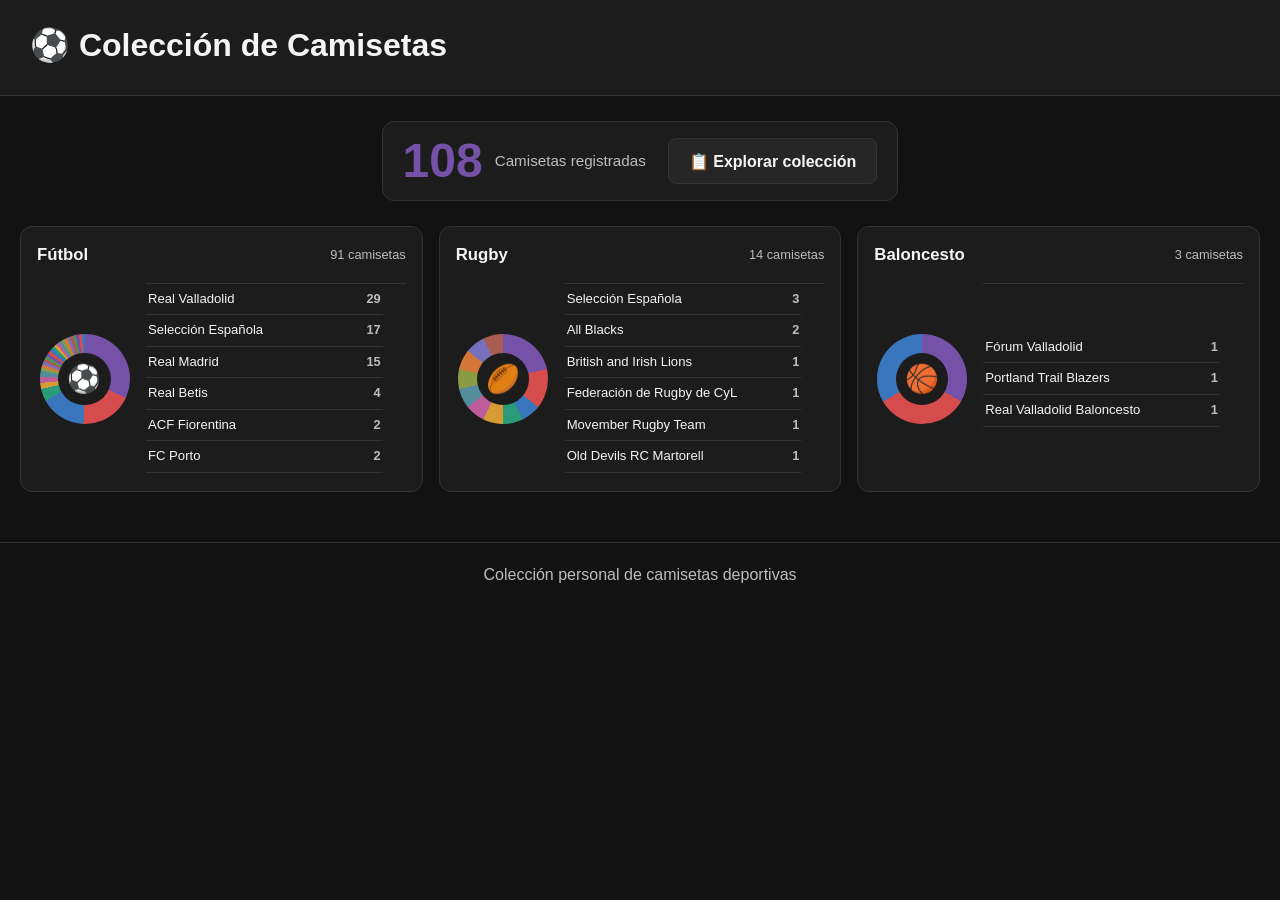
<file: index.html>
<!DOCTYPE html>
<html lang="es">
<head>
    <meta charset="UTF-8">
    <meta name="viewport" content="width=device-width, initial-scale=1.0">
    <meta name="description" content="Catálogo público de camisetas deportivas.">
    <title>Colección de Camisetas</title>
    <link rel="stylesheet" href="css/estilos.css">
</head>
<body>

    <header>
        <h1>⚽ Colección de Camisetas</h1>
    </header>

    <main class="portada">

        <section class="acceso-coleccion">

            <div class="stat-total">
                <strong id="totalCamisetas">0</strong>
                <span>Camisetas registradas</span>
            </div>

            <a href="listado.html" class="boton-explorar">
                📋 Explorar colección
            </a>

        </section>

        <section class="estadisticas-publicas">
            <div id="estadisticasDeportes" class="estadisticas-deportes">
                <p class="mensaje-estadisticas">Cargando estadísticas...</p>
            </div>
        </section>

        <p id="estadoCarga" class="estado-carga"
           role="status" aria-live="polite"></p>

    </main>

    <footer>
        Colección personal de camisetas deportivas
    </footer>

    <script src="js/app.js"></script>

</body>
</html>
</file>
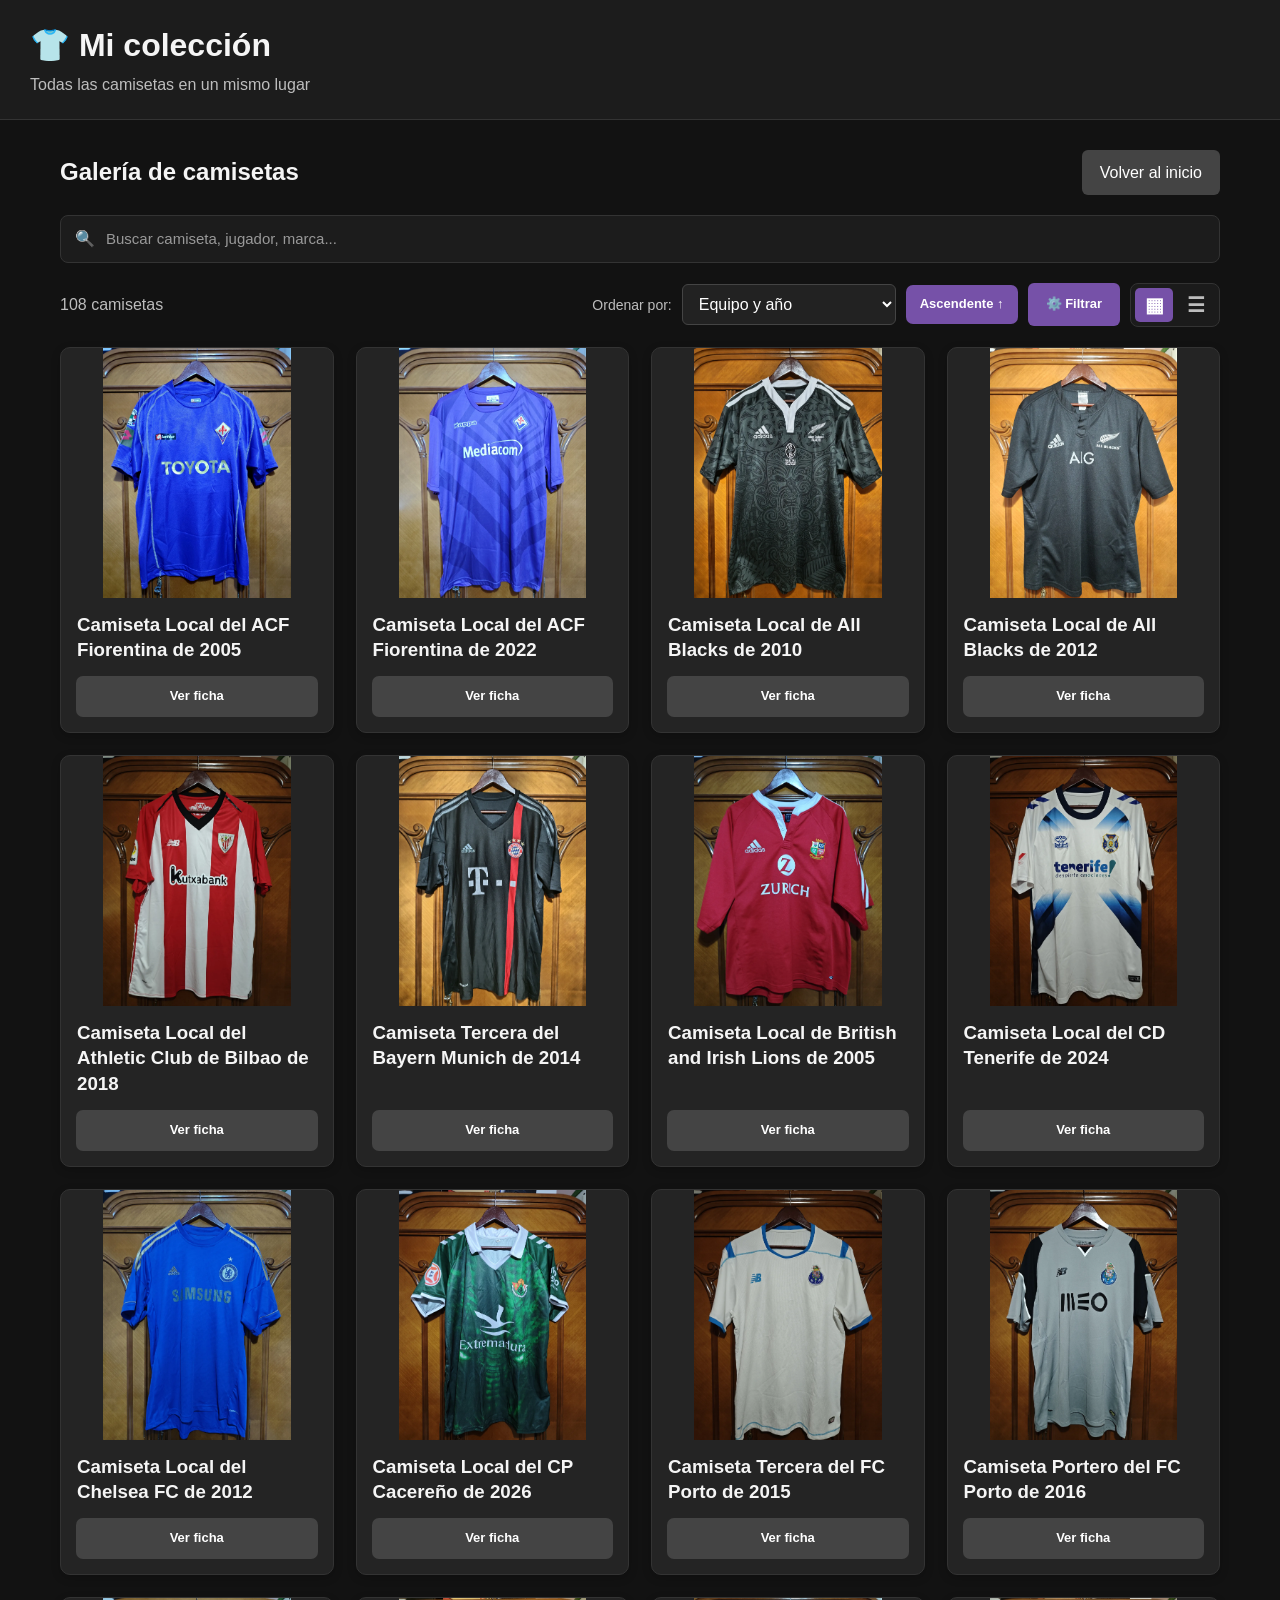
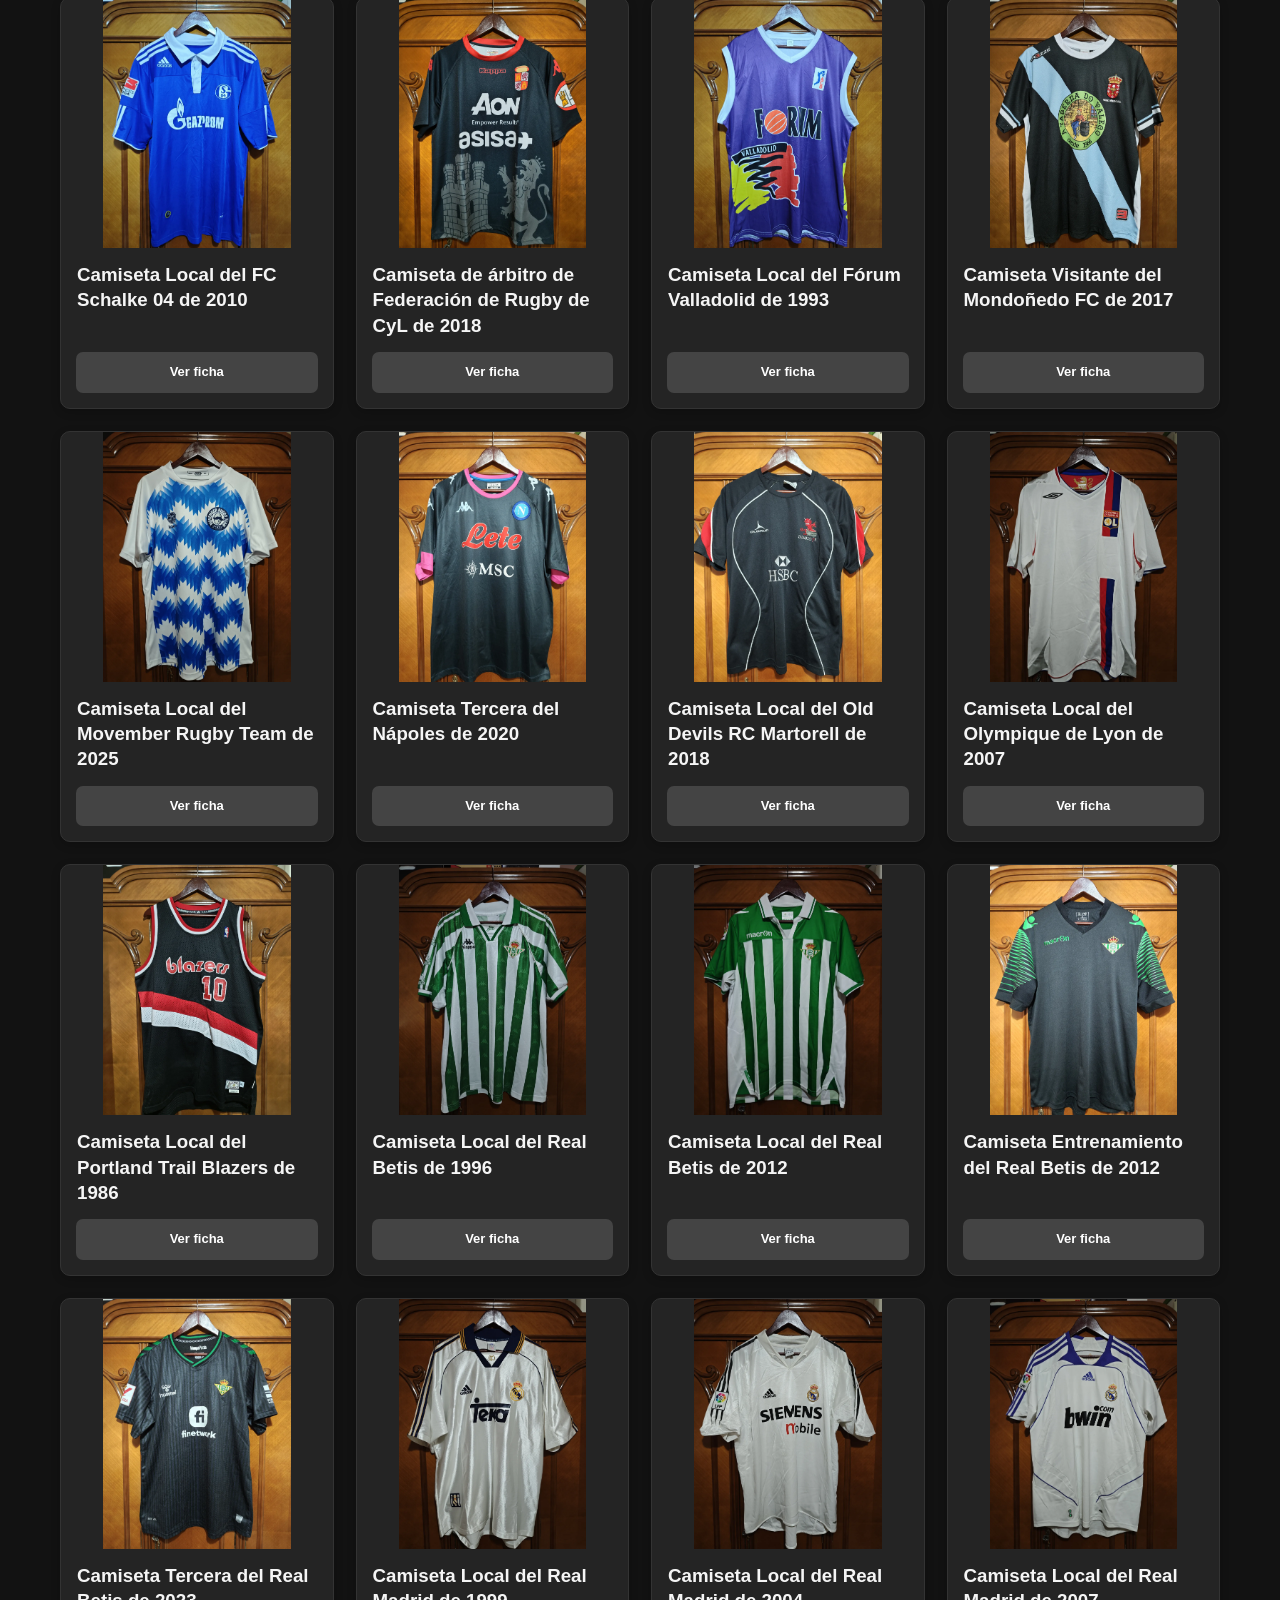
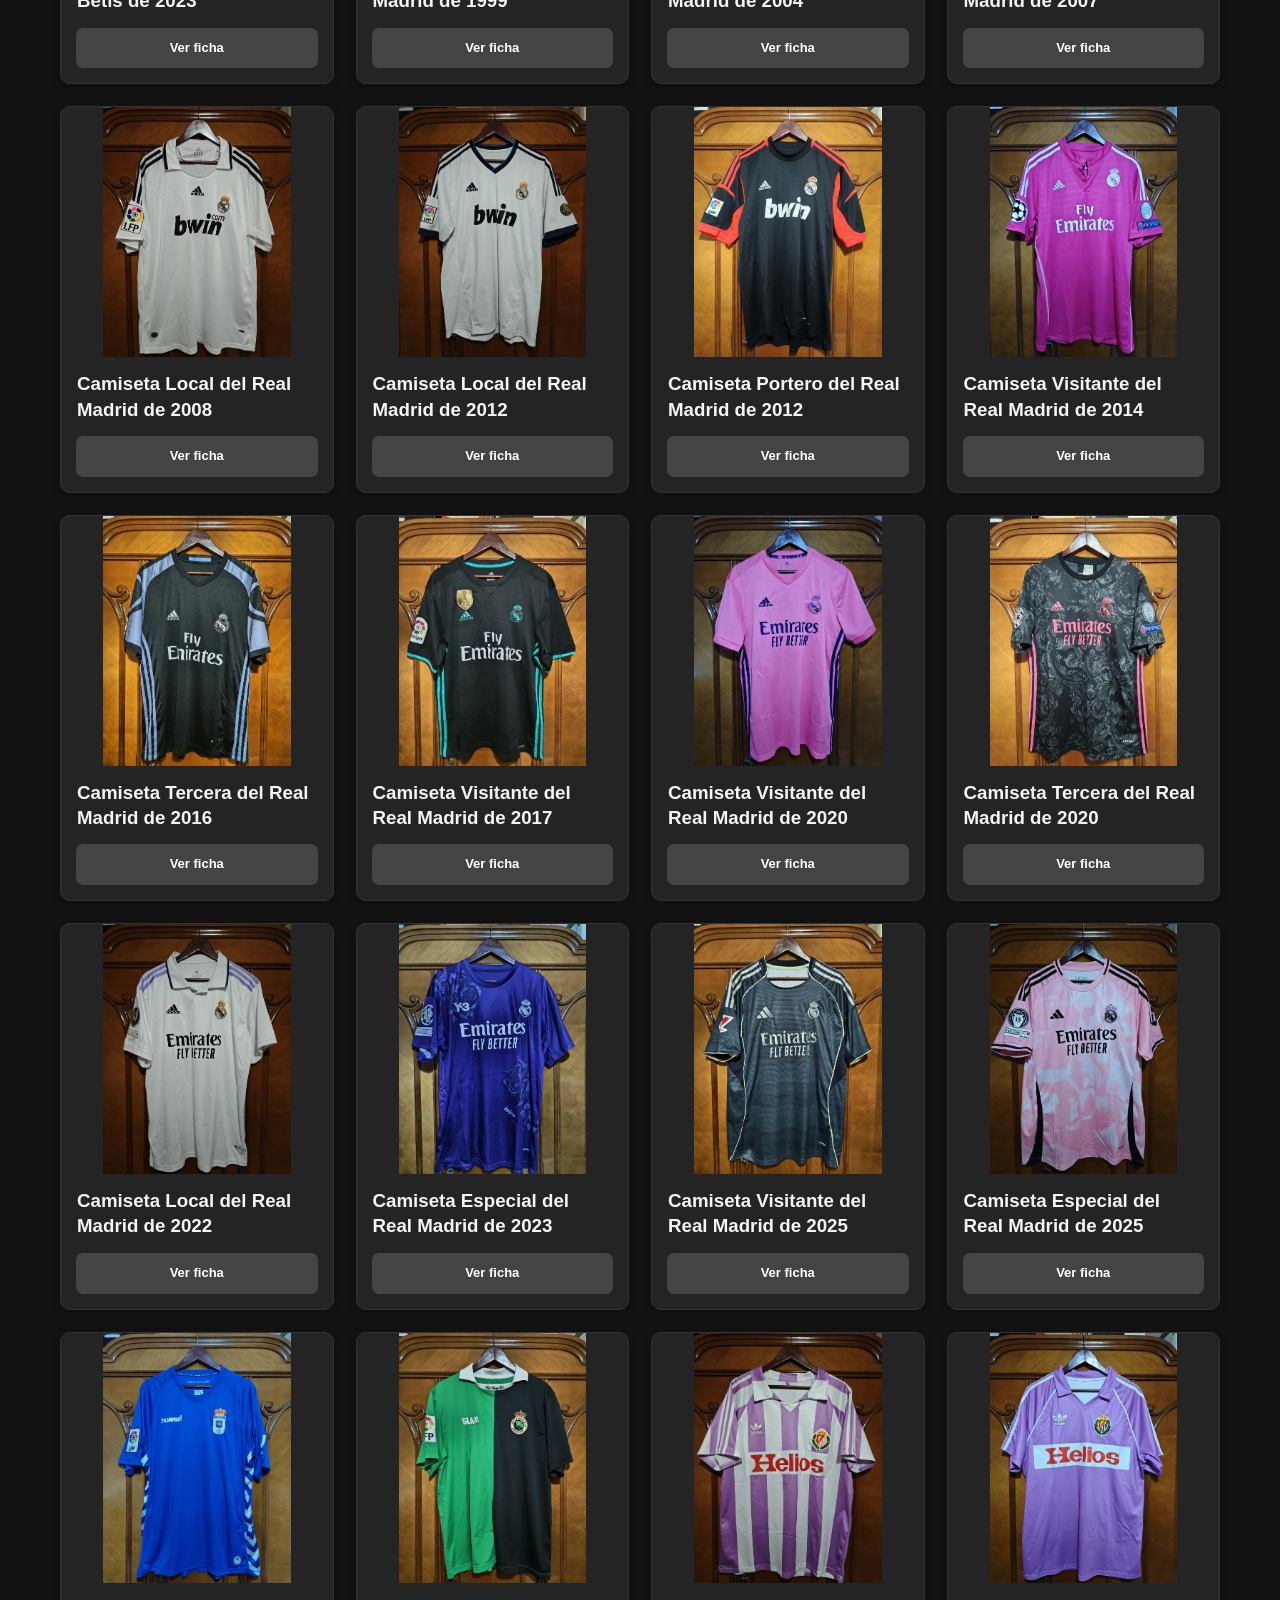
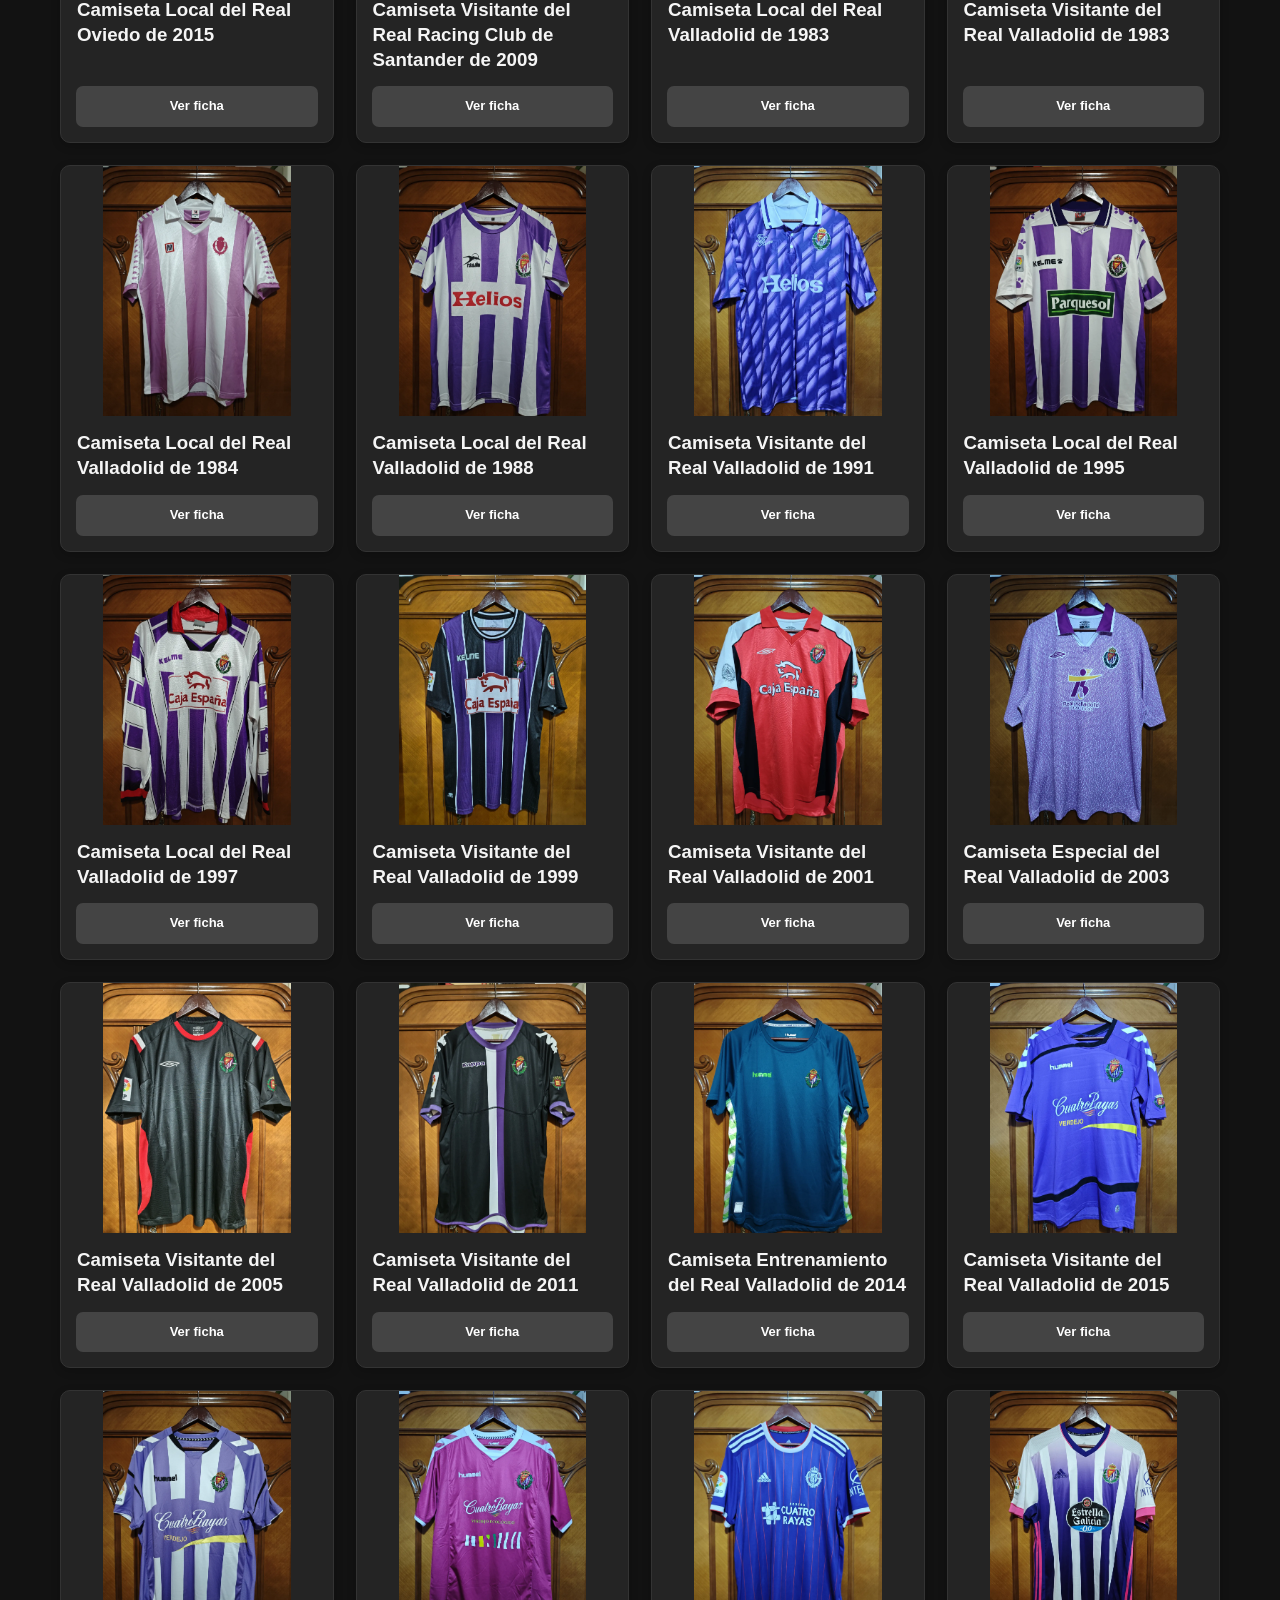
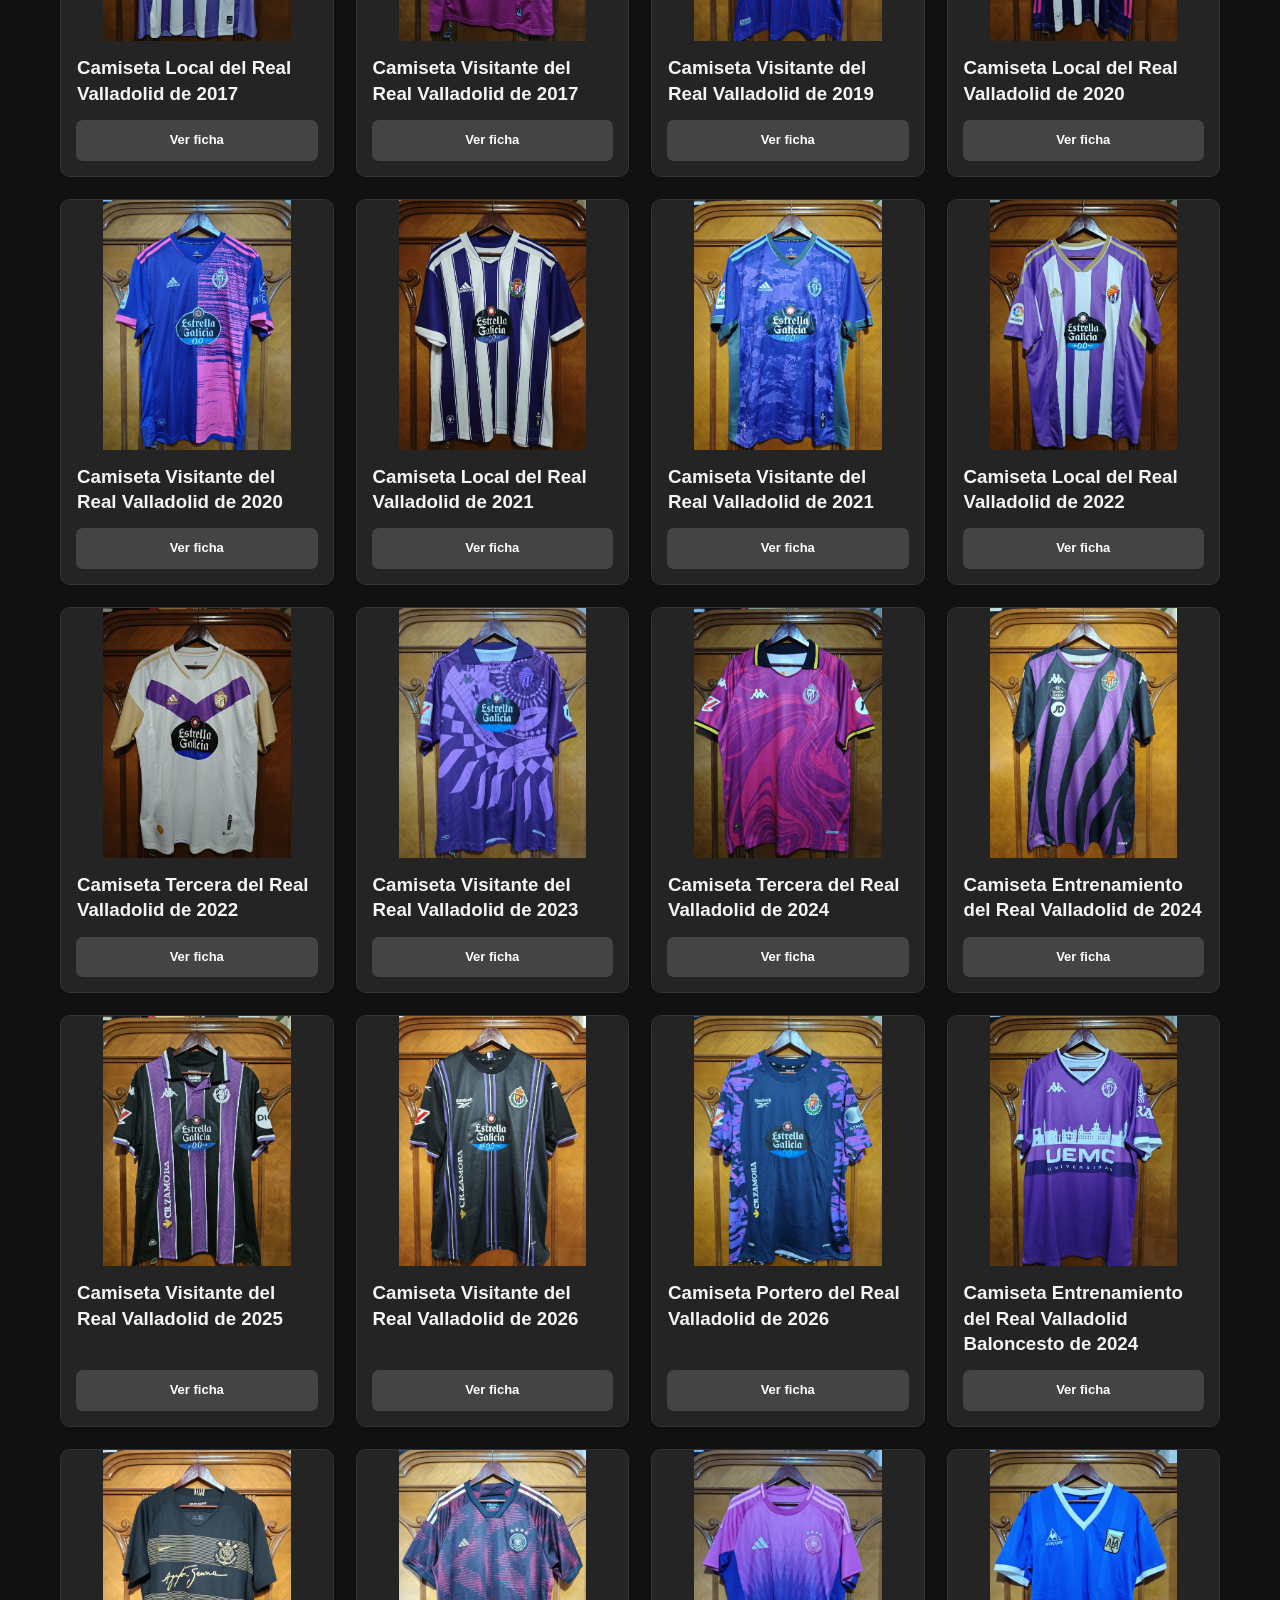
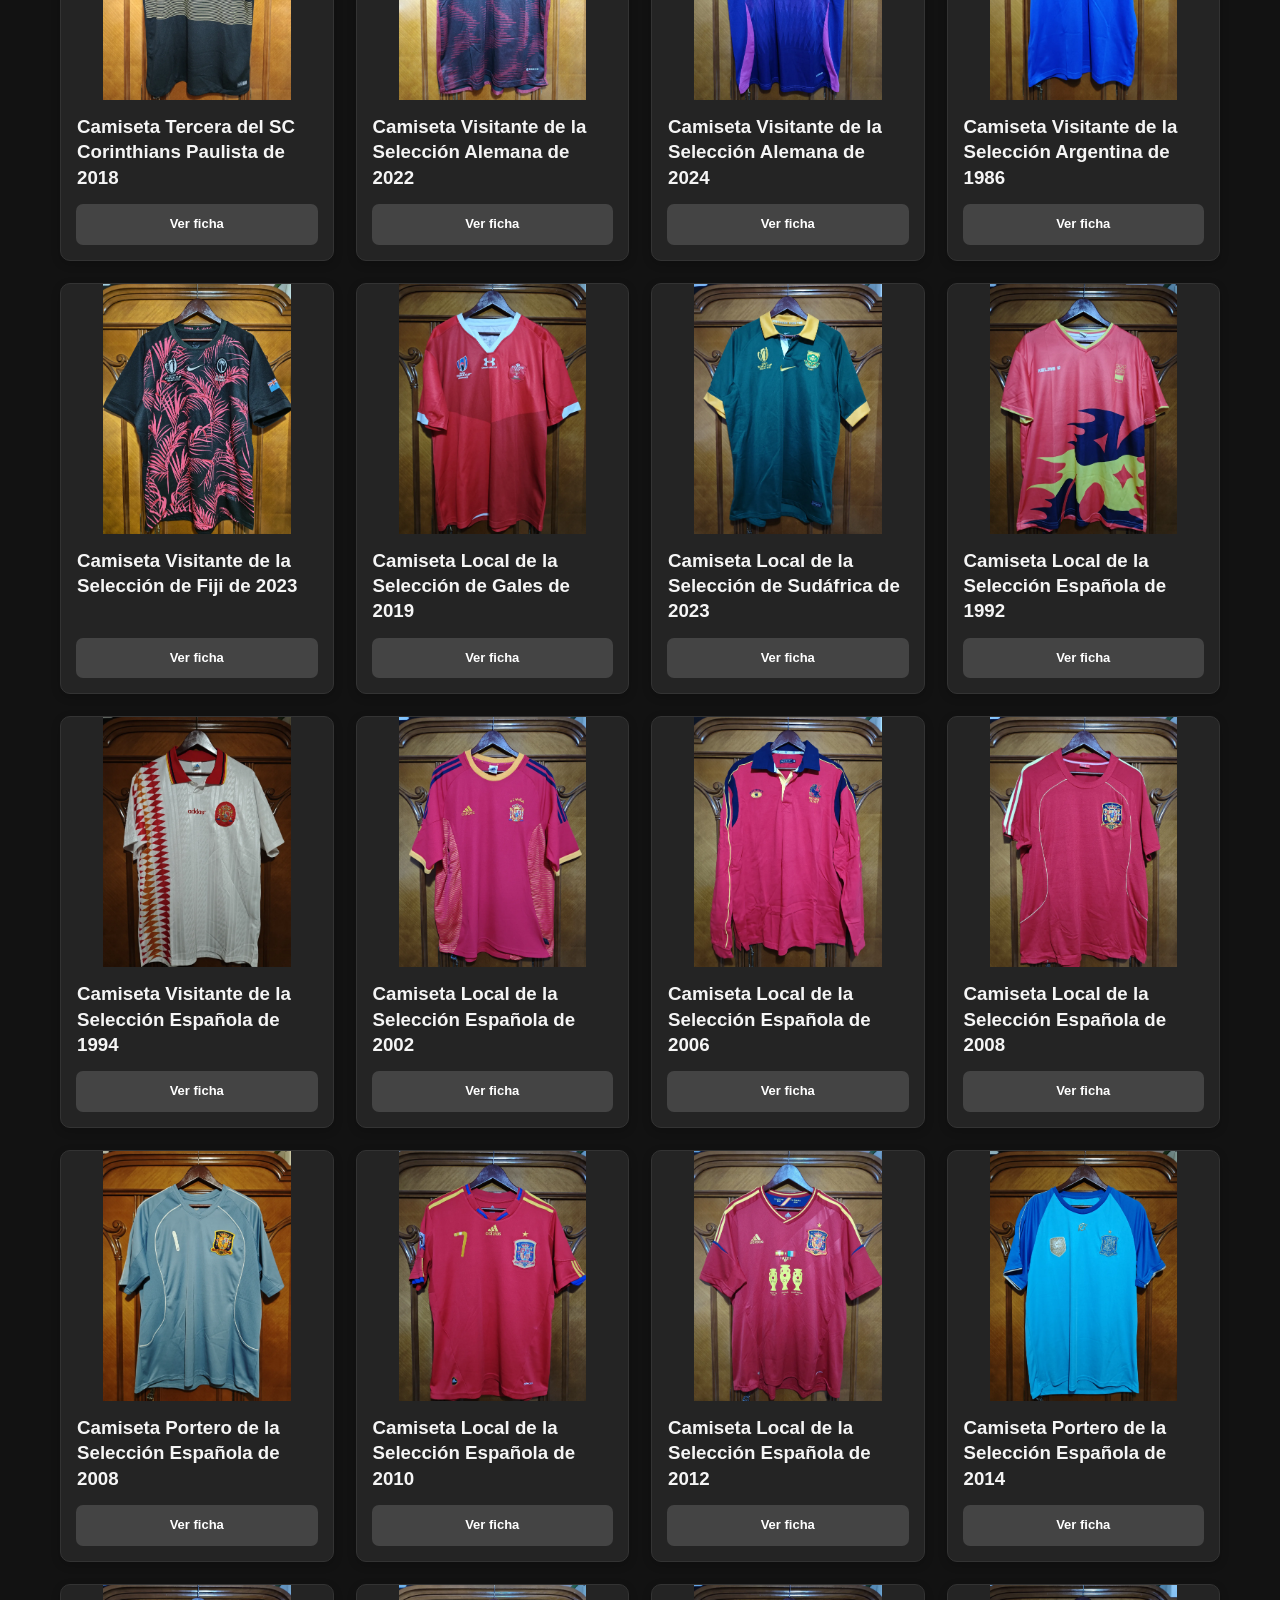
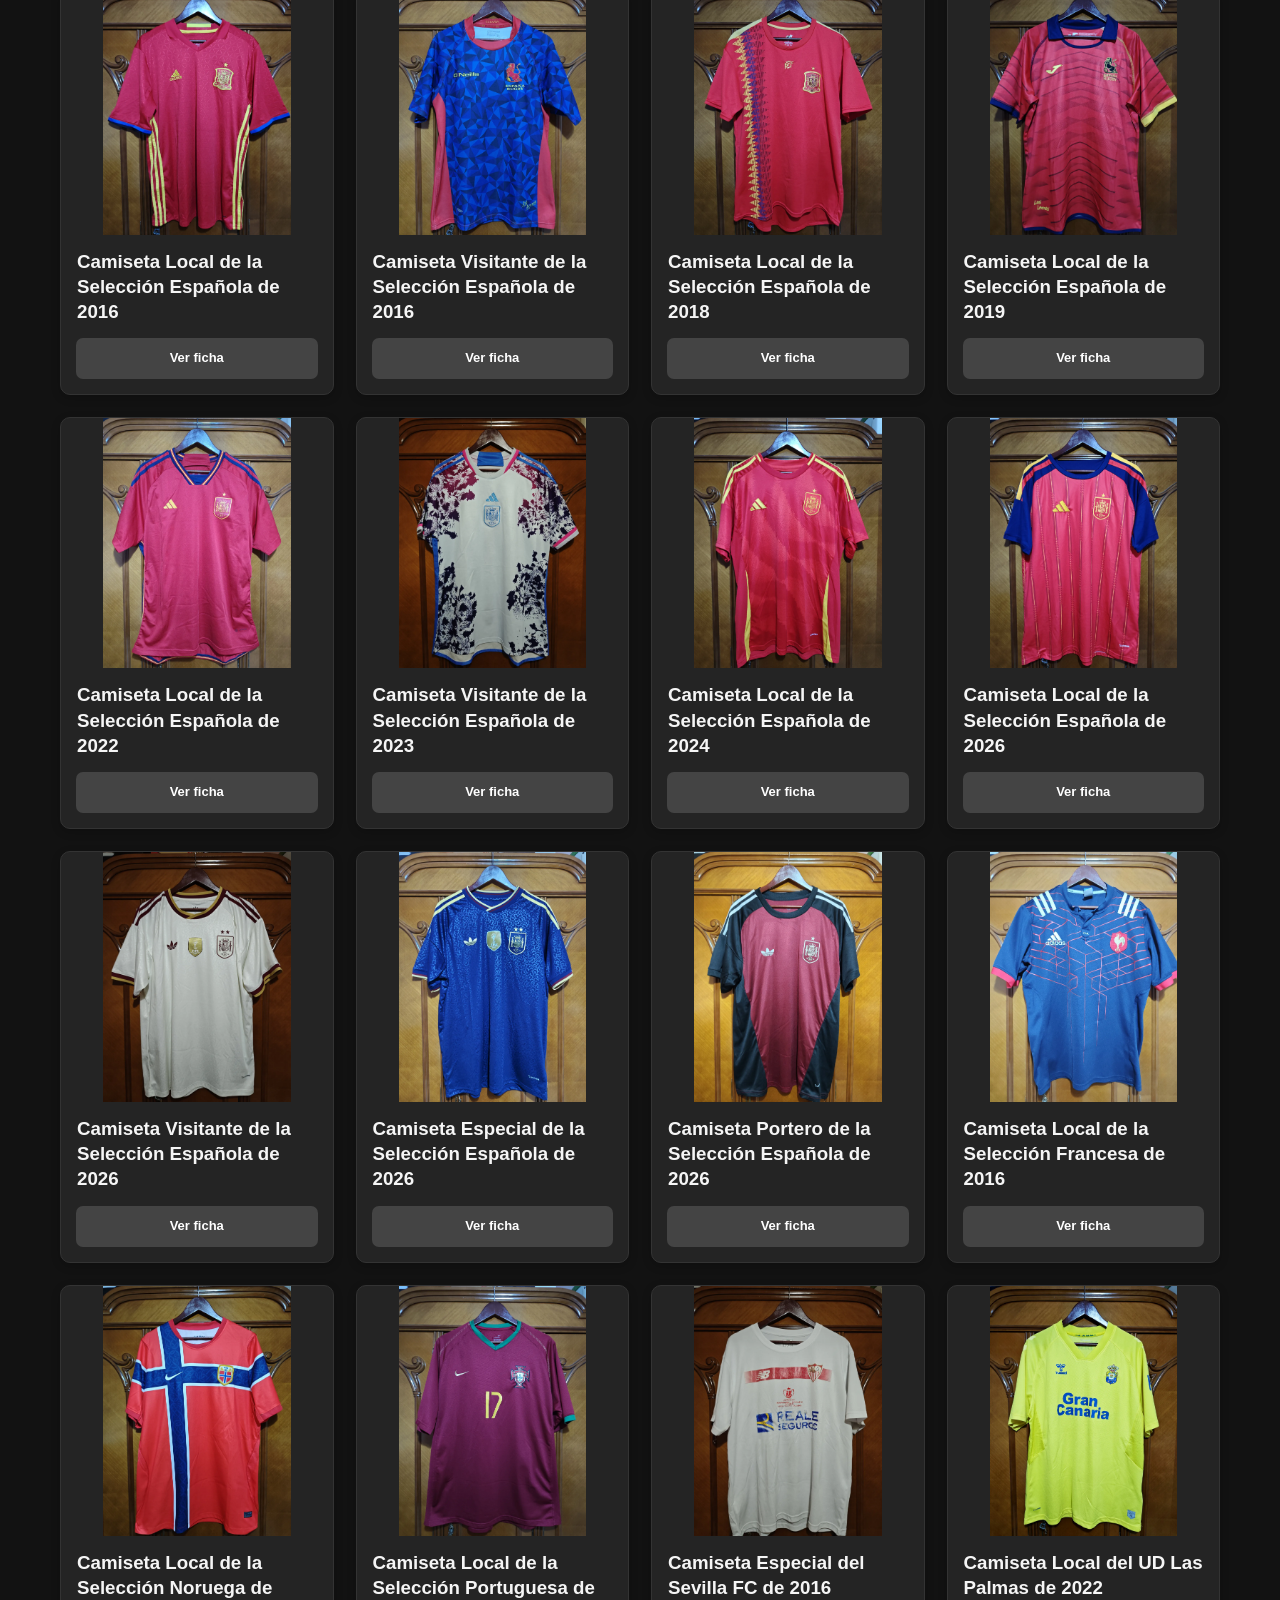
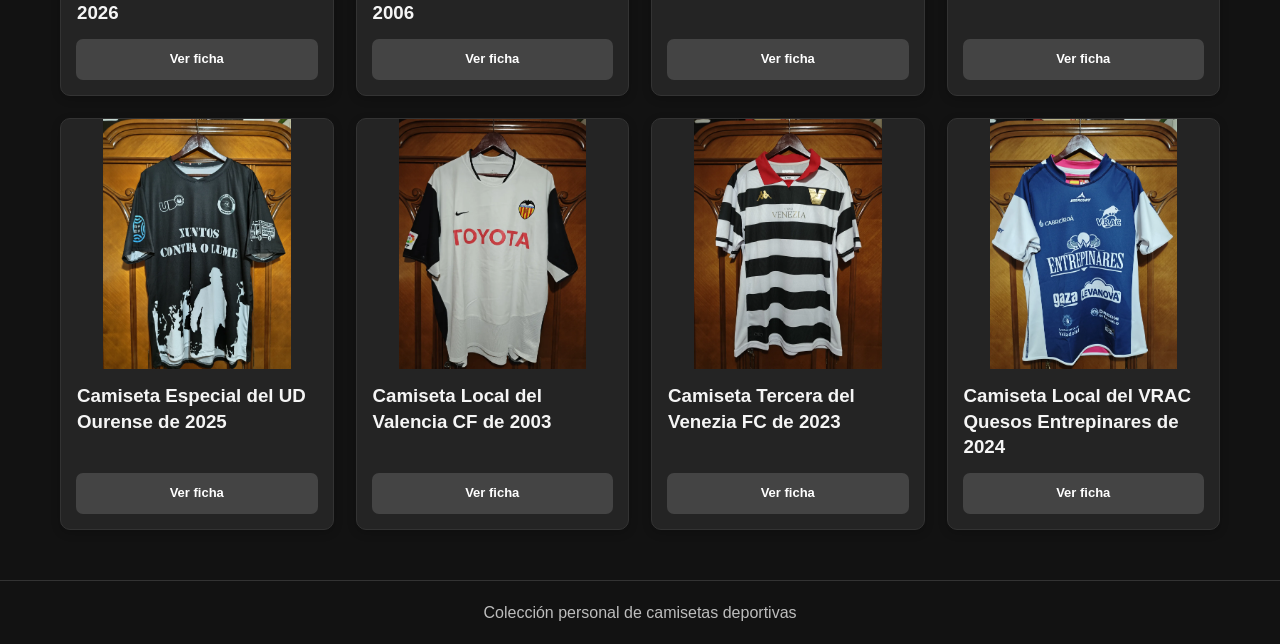
<file: listado.html>
<!DOCTYPE html>
<html lang="es">
<head>
    <meta charset="UTF-8">
    <meta name="viewport" content="width=device-width, initial-scale=1.0">
    <meta name="description" content="Explora la colección de camisetas deportivas.">
    <title>Mi colección - Web Camisetas</title>
    <link rel="stylesheet" href="css/estilos.css">
</head>
<body>

<header>
    <h1>👕 Mi colección</h1>
    <p>Todas las camisetas en un mismo lugar</p>
</header>

<main class="contenedor-listado">

    <div class="cabecera-listado">
        <h2>Galería de camisetas</h2>
        <a href="index.html" class="boton-secundario">
            Volver al inicio
        </a>
    </div>

    <!-- Búsqueda, siempre visible -->
    <div class="barra-busqueda-listado">
        <input
            type="search"
            id="busqueda"
            placeholder="Buscar camiseta, jugador, marca..."
            aria-label="Buscar camisetas">
    </div>

    <!-- Ventana modal de filtros -->
    <dialog
        id="modalFiltros"
        class="modal-filtros"
        aria-labelledby="tituloModalFiltros">

        <div class="contenido-modal-filtros">

            <div class="cabecera-modal-filtros">
                <h2 id="tituloModalFiltros">
                    Filtrar camisetas
                </h2>

                <button
                    type="button"
                    id="cerrarFiltros"
                    class="cerrar-modal-filtros"
                    aria-label="Cerrar filtros">
                    ✕
                </button>
            </div>

            <section class="filtros-listado">

                <label for="filtroDeporte">Deporte</label>
                <select id="filtroDeporte">
                    <option value="">Todos los deportes</option>
                </select>

                <label for="filtroCaracter">Tipo</label>
                <select id="filtroCaracter">
                    <option value="">Club y selección</option>
                </select>

                <label for="filtroPais">País</label>
                <select id="filtroPais">
                    <option value="">Todos los países</option>
                </select>

                <label for="filtroModelo">Modelo</label>
                <select id="filtroModelo">
                    <option value="">Todos los modelos</option>
                </select>

            </section>

            <div class="acciones-modal-filtros">

                <button type="button" id="limpiarFiltrosModal">
                    Limpiar filtros
                </button>

                <button type="button" id="aplicarFiltrosModal">
                    Cerrar
                </button>

            </div>

        </div>

    </dialog>

    <!-- Contador, ordenación y controles -->
    <div class="controles-listado">

        <p id="contadorCamisetas" class="resumen-listado">
            Cargando colección...
        </p>

        <div class="opciones-listado">

            <label for="ordenarPor">Ordenar por:</label>

            <select id="ordenarPor">
                <option value="equipoAnio">Equipo y año</option>
                <option value="fecha">Fecha de incorporación</option>
                <option value="anio">Año</option>
                <option value="nombre">Equipo</option>
                <option value="pais">País</option>
                <option value="marca">Marca</option>
            </select>

            <button type="button" id="cambiarDireccion">
                Ascendente ↑
            </button>

            <!-- Botón de filtros -->
            <button
                type="button"
                id="abrirFiltros"
                class="boton-abrir-filtros">
                <span>⚙️ Filtrar</span>
            </button>

            <!-- Cambio de vista -->
            <div class="selector-vista">

                <button
                    type="button"
                    id="vistaCuadricula"
                    class="vista-activa"
                    aria-label="Vista de cuadrícula"
                    aria-pressed="true"
                    title="Vista de cuadrícula">
                    ▦
                </button>

                <button
                    type="button"
                    id="vistaListado"
                    aria-label="Vista de listado"
                    aria-pressed="false"
                    title="Vista de listado">
                    ☰
                </button>

            </div>

        </div>

    </div>

    <!-- Galería -->
    <section
        id="galeriaCamisetas"
        class="galeria-camisetas">
    </section>

    <!-- Mensajes de estado -->
    <p id="mensajeListado" role="status" aria-live="polite"></p>

</main>

<footer>
    Colección personal de camisetas deportivas
</footer>

<script src="js/listado.js"></script>

</body>
</html>
</file>
<file: css/estilos.css>
/* =====================================================
   BASE
   ===================================================== */
* { margin: 0; padding: 0; box-sizing: border-box; }

:root {
    --bg: #121212;
    --panel: #1c1c1c;
    --panel-hover: #262626;
    --border: #333;
    --text: #f5f5f5;
    --secondary: #bdbdbd;
    --accent: #7651a8;
    --color-tarjeta: #242424;
}


body {
    font-family: "Segoe UI", Arial, sans-serif;
    background: var(--bg);
    color: var(--text);
    min-height: 100vh;
    line-height: 1.45;
}

header {
    background: var(--panel);
    border-bottom: 1px solid var(--border);
    padding: 22px 30px;
}

header h1 { margin-bottom: 5px; }
header p { color: var(--secondary); }

main { max-width: 1200px; margin: 35px auto; padding: 0 20px; }

footer {
    margin-top: 50px;
    padding: 20px;
    text-align: center;
    color: var(--secondary);
    border-top: 1px solid var(--border);
}

a { color: inherit; }

button, .boton-secundario {
    padding: 11px 18px;
    border: 0;
    border-radius: 6px;
    text-decoration: none;
    cursor: pointer;
    font: inherit;
}

button { background: var(--accent); color: white; }
.boton-secundario { background: #444; color: white; display: inline-block; }
button:hover, .boton-secundario:hover { filter: brightness(1.15); }

/* =====================================================
   PORTADA PÚBLICA
   ===================================================== */

.portada {
    max-width: 1500px;
    margin: 25px auto;
    padding: 0 20px;
}

/* Acceso a la colección y contador */

.acceso-coleccion {
    display: flex;
    justify-content: center;
    align-items: center;
    gap: 22px;
    width: fit-content;
    max-width: 100%;
    margin: 0 auto 25px;
    padding: 12px 20px;
    background: var(--panel);
    border: 1px solid var(--border);
    border-radius: 12px;
}

.stat-total {
    display: flex;
    align-items: center;
    gap: 12px;
    width: auto;
    min-height: 54px;
    padding: 0;
    background: transparent;
    border: none;
}

.stat-total strong {
    font-size: 3rem;
    line-height: 1;
    color: var(--accent);
    font-weight: 800;
}

.stat-total span {
    font-size: 0.95rem;
    color: var(--secondary);
    white-space: nowrap;
}

.boton-explorar {
    display: flex;
    align-items: center;
    justify-content: center;
    width: auto;
    min-height: 46px;
    padding: 0 20px;
    background: var(--panel-hover);
    border: 1px solid var(--border);
    border-radius: 8px;
    color: var(--text);
    text-decoration: none;
    font-weight: 600;
    white-space: nowrap;
    transition: background 0.2s, border-color 0.2s;
}

.boton-explorar:hover {
    background: var(--accent);
    border-color: var(--accent);
}

/* Estadísticas por deporte */

.estadisticas-publicas {
    margin-bottom: 25px;
}

.estadisticas-deportes {
    display: grid;
    grid-template-columns: repeat(3, minmax(0, 1fr));
    gap: 16px;
    align-items: stretch;
}

/* Tarjetas deportivas */

.deporte-card {
    display: grid;
    grid-template-columns: 95px minmax(0, 1fr);
    grid-template-areas:
        "cabecera cabecera"
        "grafico equipos";
    grid-template-rows: auto minmax(145px, 1fr);
    gap: 10px 14px;
    min-width: 0;
    padding: 16px;
    background: var(--panel);
    border: 1px solid var(--border);
    border-radius: 12px;
}

.cabecera-deporte {
    grid-area: cabecera;
    display: flex;
    justify-content: space-between;
    align-items: center;
    gap: 8px;
    margin-bottom: 5px;
}

.enlace-deporte {
    color: var(--text);
    text-decoration: none;
    font-size: 1.05rem;
    font-weight: 700;
}

.enlace-deporte:hover {
    color: var(--accent);
}

.resumen-deporte {
    color: var(--secondary);
    font-size: 0.8rem;
    white-space: nowrap;
}

/* Gráfico circular */

.contenido-deporte {
    grid-area: grafico;
    display: flex;
    justify-content: center;
    align-items: center;
    padding: 0;
    align-self: stretch;
}


.enlace-icono-deporte {
    position: absolute;
    width: 58%;
    height: 58%;
    top: 21%;
    left: 21%;
    display: flex;
    justify-content: center;
    align-items: center;
    z-index: 2;
    border-radius: 50%;
    text-decoration: none;
    transition: transform 0.2s;
}

.enlace-icono-deporte:hover {
    transform: scale(1.05);
}


.grafico-donut {
    position: relative;
    width: 90px;
    height: 90px;
    flex-shrink: 0;
    border-radius: 50%;
    background: #555;
}

.grafico-donut::after {
    content: "";
    position: absolute;
    width: 58%;
    height: 58%;
    top: 21%;
    left: 21%;
    border-radius: 50%;
    background: var(--panel);
}

.icono-deporte {
    position: absolute;
    z-index: 1;
    inset: 0;
    display: flex;
    justify-content: center;
    align-items: center;
    font-size: 1.7rem;
    pointer-events: none;
}

/* Listado de equipos */

.lista-equipos {
    grid-area: equipos;
    min-width: 0;
    align-self: stretch;
    display: flex;
    flex-direction: column;
    justify-content: center;
    border-top: 1px solid var(--border);
}

.equipo-estadistica {
    display: flex;
    align-items: center;
    justify-content: space-between;
    gap: 6px;
    padding: 6px 2px;
    border-bottom: 1px solid var(--border);
}

.enlace-equipo {
    min-width: 0;
    color: var(--text);
    text-decoration: none;
    font-size: 0.82rem;
    overflow-wrap: anywhere;
}

.enlace-equipo:hover {
    color: var(--accent);
    text-decoration: underline;
}

.cantidad-equipo {
    flex-shrink: 0;
    color: var(--secondary);
    font-size: 0.8rem;
    font-weight: 600;
    white-space: nowrap;
}

/* Mensajes */

.mensaje-estadisticas {
    grid-column: 1 / -1;
    padding: 20px;
    border: 1px solid var(--border);
    border-radius: 10px;
    background: var(--panel);
    color: var(--secondary);
    text-align: center;
}

.estado-carga {
    text-align: center;
    color: var(--secondary);
    margin-top: 12px;
}

/* Accesibilidad */

.enlace-icono-deporte:focus-visible,
.enlace-deporte:focus-visible,
.enlace-equipo:focus-visible,
.boton-explorar:focus-visible {
    outline: 2px solid var(--accent);
    outline-offset: 4px;
}

/* Pantallas medianas */

@media (max-width: 1050px) {
    .estadisticas-deportes {
        grid-template-columns: repeat(2, minmax(0, 1fr));
    }
}

/* Móviles */

@media (max-width: 700px) {

    .estadisticas-deportes {
        grid-template-columns: 1fr;
    }

    .deporte-card {
        padding: 18px;
    }

    .acceso-coleccion {
		flex-wrap: wrap;
		gap: 12px;
	}

	.stat-total {
		flex: 0 1 auto;
	}
}

@media (max-width: 400px) {

    .acceso-coleccion {
        flex-direction: column;
        align-items: stretch;
    }

    .stat-total,
    .boton-explorar {
        width: 100%;
    }

    .cabecera-deporte {
        align-items: flex-start;
        flex-direction: column;
    }
}

/* =====================================================
   LISTADO PÚBLICO
   ===================================================== */
.contenedor-listado { max-width: 1200px; margin: 30px auto; padding: 0 20px; }
.cabecera-listado, .acciones-listado {
    display: flex; justify-content: space-between; align-items: center;
    flex-wrap: wrap; gap: 15px;
}
.cabecera-listado { margin-bottom: 20px; }
.filtros-listado {
    display: grid; grid-template-columns: repeat(auto-fit, minmax(180px, 1fr));
    gap: 15px; margin: 25px 0;
}
.filtros-listado input, .filtros-listado select {
    width: 100%; box-sizing: border-box; padding: 12px;
    border-radius: 6px; background: #222; color: white; border: 1px solid #444;
    font: inherit;
}
.resumen-listado { margin: 15px 0; color: var(--secondary); }
.galeria-camisetas {
    display: grid; grid-template-columns: repeat(auto-fill, minmax(220px, 1fr));
    gap: 22px;
}
.tarjeta-camiseta {
    overflow: hidden; border-radius: 10px; background: var(--color-tarjeta);
    border: 1px solid var(--border); box-shadow: 0 3px 10px rgba(0,0,0,.2);
}
.enlace-tarjeta { display: block; color: inherit; text-decoration: none; }
.enlace-tarjeta:hover h3 { color: #c3a7ee; }
.imagen-camiseta {
    width: 100%; height: 250px; object-fit: contain; display: block;
    background: transparent;
}
.imagen-no-disponible {
    height: 250px; display: flex; align-items: center; justify-content: center;
    background: transparent; color: var(--secondary); font-size: 14px;
}
.datos-camiseta { padding: 15px; }
.datos-camiseta h3 { margin: 0 0 10px; }
.datos-camiseta p { margin: 5px 0; font-size: 14px; color: var(--secondary); }
.datos-camiseta strong { color: var(--text); }
.boton-ver-ficha { display: inline-block; margin: 0 15px 15px; }
.sin-resultados { text-align: center; padding: 40px 15px; grid-column: 1 / -1; }

/* =====================================================
   FICHA PÚBLICA
   ===================================================== */
.contenedor-detalle { max-width: 1200px; margin: 30px auto; padding: 0 20px; }
.cabecera-detalle {
    display: flex; justify-content: space-between; align-items: center;
    flex-wrap: wrap; gap: 15px; margin-bottom: 25px;
}
.contenido-detalle {
    display: grid; grid-template-columns: minmax(0, 1.2fr) minmax(0, 1fr);
    gap: 30px; align-items: start;
}
.slider { position: relative; width: 100%; overflow: hidden; background: transparent; border-radius: 10px; }
.slider-ventana { width: 100%; overflow: hidden; }
.slider-pista { display: flex; transition: transform .35s ease; }
.slider-foto {
    flex: 0 0 100%; min-width: 100%; height: 480px;
    display: flex; align-items: center; justify-content: center;
}
.slider-foto img { width: 100%; height: 100%; object-fit: contain; cursor: zoom-in; }
.slider-flecha {
    position: absolute; top: 50%; transform: translateY(-50%); z-index: 2;
    width: 42px; height: 42px; padding: 0; border-radius: 50%;
    background: rgba(0,0,0,.65); color: white; font-size: 25px;
}
.slider-flecha[hidden], .slider-pie[hidden] { display: none; }
.slider-anterior { left: 12px; }
.slider-siguiente { right: 12px; }
.slider-pie {
    display: flex; align-items: center; justify-content: center; gap: 12px;
    padding: 12px; background: transparent;
}
.slider-indicadores { display: flex; gap: 8px; }
.slider-punto { width: 10px; height: 10px; padding: 0; border: 0; border-radius: 50%; background: #777; }
.slider-punto.activo { background: #ccc; transform: scale(1.2); }
.slider-contador { font-size: 13px; color: inherit; }
.slider-vacio { min-height: 250px; display: flex; align-items: center; justify-content: center; color: #aaa; }
.informacion-detalle {
    padding: 25px; border-radius: 10px; background: var(--panel);
    border: 1px solid var(--border); min-width: 0;
}
.informacion-detalle h2 { margin: 0 0 20px; }
.datos-detalle { display: grid; grid-template-columns: repeat(2, minmax(0, 1fr)); gap: 18px; }
.dato-detalle { border-bottom: 1px solid rgba(128,128,128,.25); padding-bottom: 10px; overflow-wrap: anywhere; }
.dato-detalle strong { display: block; margin-bottom: 5px; opacity: .7; font-size: 13px; }
.descripcion-detalle { margin-top: 25px; white-space: pre-wrap; line-height: 1.6; }
.descripcion-detalle:empty { display: none; }
.foto-ampliada {
    position: fixed; inset: 0; background: rgba(0,0,0,.92); z-index: 1000;
    display: none; align-items: center; justify-content: center; padding: 20px;
}
.foto-ampliada.visible { display: flex; }
.foto-ampliada img { max-width: 95%; max-height: 90vh; object-fit: contain; }
.cerrar-ampliada {
    position: absolute; top: 20px; right: 25px; font-size: 35px;
    color: white; background: transparent; border: none; cursor: pointer;
}

@media (max-width: 800px) {
    .estadisticas-publicas { grid-template-columns: 1fr; }
    .contenido-detalle { grid-template-columns: 1fr; gap: 20px; }
    .slider-foto { height: 400px; }
}
@media (max-width: 600px) {
    .distribucion { flex-direction: column; gap: 18px; }
    .leyenda-grafico { width: 100%; max-height: 180px; }
}
@media (max-width: 500px) {
    .galeria-camisetas { grid-template-columns: repeat(2, minmax(0, 1fr)); gap: 12px; }
    .imagen-camiseta, .imagen-no-disponible { height: 180px; }
    .datos-camiseta { padding: 10px; }
    .datos-detalle { grid-template-columns: 1fr; }
    .slider-foto { height: 320px; }
    .informacion-detalle { padding: 18px; }
    header { padding: 18px 20px; }
}


/* =====================================================
   MEJORAS DEL LISTADO PÚBLICO
   ===================================================== */

/* Controles de ordenación y visualización */

.controles-listado {
    display: flex;
    justify-content: space-between;
    align-items: center;
    flex-wrap: wrap;
    gap: 15px;
    margin: 20px 0;
}

.controles-listado .resumen-listado {
    margin: 0;
}

.opciones-listado {
    display: flex;
    align-items: center;
    justify-content: flex-end;
    flex-wrap: wrap;
    gap: 10px;
}

.opciones-listado label {
    color: var(--secondary);
    font-size: 14px;
}

.opciones-listado select {
    padding: 10px 12px;
    border-radius: 6px;
    background: #222;
    color: white;
    border: 1px solid #444;
    font: inherit;
    cursor: pointer;
}

.opciones-listado button {
    padding: 10px 14px;
    border-radius: 7px;
    font-size: 13px;
    font-weight: 600;
}

#cambiarDireccion {
    background: var(--accent);
}

.selector-vista {
    display: flex;
    align-items: center;
    gap: 4px;
    padding: 4px;
    border: 1px solid var(--border);
    border-radius: 8px;
    background: #1b1b1b;
}

.selector-vista button {
    width: 38px;
    height: 34px;
    padding: 0;
    background: transparent;
    color: var(--secondary);
    font-size: 17px;
    border-radius: 5px;
}

.selector-vista button.vista-activa {
    background: var(--accent);
    color: white;
}

/* =====================================================
   TARJETAS DE CAMISETAS
   ===================================================== */

.tarjeta-camiseta {
    transition: transform .2s ease, box-shadow .2s ease;
}

.tarjeta-camiseta:hover {
    transform: translateY(-3px);
    box-shadow: 0 6px 16px rgba(0,0,0,.3);
}

.boton-ver-ficha {
    display: block;
    text-align: center;
    margin: 0 15px 15px;
    padding: 10px 15px;
    border-radius: 7px;
    font-size: 13px;
    font-weight: 600;
    transition: background .2s ease;
}

.boton-ver-ficha:hover {
    background: var(--accent);
}

/* =====================================================
   VISTA DE LISTADO HORIZONTAL
   ===================================================== */

.galeria-camisetas.vista-listado {
    display: flex;
    flex-direction: column;
    gap: 15px;
}

.galeria-camisetas.vista-listado .tarjeta-camiseta {
    display: flex;
    flex-direction: row;
    align-items: stretch;
    min-width: 0;
}

.galeria-camisetas.vista-listado .enlace-tarjeta {
    display: flex;
    flex: 1;
    min-width: 0;
    align-items: stretch;
}

.galeria-camisetas.vista-listado .imagen-camiseta,
.galeria-camisetas.vista-listado .imagen-no-disponible {
    width: 175px;
    min-width: 175px;
    height: 190px;
    object-fit: contain;
}

.galeria-camisetas.vista-listado .datos-camiseta {
    flex: 1;
    min-width: 0;
    padding: 18px 22px;
}

.galeria-camisetas.vista-listado .datos-camiseta h3 {
    margin-bottom: 12px;
}

.galeria-camisetas.vista-listado .boton-ver-ficha {
    display: flex;
    align-items: center;
    justify-content: center;
    align-self: center;
    flex: 0 0 125px;
    margin: 15px;
}

/* =====================================================
   ADAPTACIÓN A MÓVILES
   ===================================================== */

@media (max-width: 800px) {

    .controles-listado {
        align-items: flex-start;
    }

    .opciones-listado {
        justify-content: flex-start;
    }

    .galeria-camisetas.vista-listado .imagen-camiseta,
    .galeria-camisetas.vista-listado .imagen-no-disponible {
        width: 140px;
        min-width: 140px;
    }
}

@media (max-width: 600px) {

    .controles-listado {
        flex-direction: column;
        align-items: stretch;
    }

    .opciones-listado {
        justify-content: flex-start;
    }

    .opciones-listado label {
        width: 100%;
    }

    .opciones-listado select {
        max-width: 100%;
    }

    .galeria-camisetas.vista-listado .tarjeta-camiseta {
        flex-direction: column;
    }

    .galeria-camisetas.vista-listado .enlace-tarjeta {
        flex-direction: column;
    }

    .galeria-camisetas.vista-listado .imagen-camiseta,
    .galeria-camisetas.vista-listado .imagen-no-disponible {
        width: 100%;
        min-width: 0;
        height: 190px;
    }

    .galeria-camisetas.vista-listado .boton-ver-ficha {
        flex: none;
        margin: 0 15px 15px;
    }
}


/* Tarjetas del listado: solo título y acciones, sin metadatos */
.tarjeta-camiseta .datos-camiseta {
    padding: 14px 16px;
}

.tarjeta-camiseta .datos-camiseta h3 {
    margin: 0;
    line-height: 1.35;
    overflow-wrap: anywhere;
}

.galeria-camisetas.vista-listado .tarjeta-camiseta .datos-camiseta {
    display: flex;
    flex-direction: column;
    justify-content: center;
}

@media (max-width: 600px) {
    .galeria-camisetas.vista-listado .tarjeta-camiseta .datos-camiseta {
        padding: 12px 14px;
    }
}


/* =====================================================
   FILTROS DESPLEGABLES
   ===================================================== */

#abrirFiltros {
    flex-shrink: 0;
    padding: 12px 18px;
    border-radius: 6px;
    font-weight: 600;
}

/* Ventana modal */

.modal-filtros {
    width: min(450px, calc(100% - 30px));
    margin: auto;
    padding: 0;
    color: var(--text);
    background: var(--panel);
    border: 1px solid var(--border);
    border-radius: 12px;
    box-shadow: 0 15px 50px rgba(0, 0, 0, .5);
}

.modal-filtros::backdrop {
    background: rgba(0, 0, 0, .75);
    backdrop-filter: blur(3px);
}

.contenido-modal-filtros {
    padding: 22px;
}

.cabecera-modal-filtros {
    display: flex;
    justify-content: space-between;
    align-items: center;
    gap: 15px;
    margin-bottom: 22px;
}

.cabecera-modal-filtros h2 {
    font-size: 20px;
}

#cerrarFiltros {
    width: 36px;
    height: 36px;
    padding: 0;
    background: #333;
    border-radius: 6px;
}

.campos-modal-filtros {
    display: flex;
    flex-direction: column;
    gap: 9px;
}

.campos-modal-filtros label {
    margin-top: 8px;
    color: var(--secondary);
    font-size: 14px;
}

.campos-modal-filtros select {
    width: 100%;
    padding: 11px;
    color: white;
    background: #222;
    border: 1px solid #444;
    border-radius: 6px;
    font: inherit;
}

.acciones-modal-filtros {
    display: flex;
    justify-content: space-between;
    gap: 12px;
    margin-top: 25px;
}

.acciones-modal-filtros button {
    flex: 1;
    padding: 11px 14px;
    font-size: 14px;
    font-weight: 600;
}

#limpiarFiltrosModal {
    background: #444;
}

/* =====================================================
   AJUSTE DE TARJETAS Y BOTÓN VER FICHA
   ===================================================== */

.tarjeta-camiseta {
    display: flex;
    flex-direction: column;
}

.tarjeta-camiseta .enlace-tarjeta {
    flex: 1;
}

.tarjeta-camiseta .datos-camiseta {
    padding: 14px 16px;
}

.tarjeta-camiseta .datos-camiseta h3 {
    line-height: 1.35;
    overflow-wrap: anywhere;
}

.tarjeta-camiseta .boton-ver-ficha {
    display: block;
    width: calc(100% - 30px);
    margin: 15px 15px 15px;
    padding: 11px 14px;
    text-align: center;
    border-radius: 7px;
    font-size: 13px;
    font-weight: 600;
}

/* Vista horizontal */

.galeria-camisetas.vista-listado .tarjeta-camiseta {
    display: flex;
    flex-direction: row;
    align-items: stretch;
}

.galeria-camisetas.vista-listado .enlace-tarjeta {
    display: flex;
    flex: 1;
    min-width: 0;
}

.galeria-camisetas.vista-listado .boton-ver-ficha {
    display: flex;
    align-items: center;
    justify-content: center;
    align-self: center;
    flex: 0 0 145px;
    width: auto;
    margin: 15px;
}

@media (max-width: 600px) {

    .filtros-listado {
        align-items: stretch;
    }

    .filtros-listado input {
        min-width: 0;
    }

    #abrirFiltros {
        padding: 10px 12px;
    }

    .galeria-camisetas.vista-listado .tarjeta-camiseta {
        flex-direction: column;
    }

    .galeria-camisetas.vista-listado .enlace-tarjeta {
        flex-direction: column;
    }

    .galeria-camisetas.vista-listado .boton-ver-ficha {
        flex: none;
        width: calc(100% - 30px);
        margin: 0 15px 15px;
    }
}

@media (max-width: 380px) {

    .filtros-listado {
        flex-wrap: wrap;
    }

    .filtros-listado input {
        flex-basis: 100%;
    }

    #abrirFiltros {
        width: 100%;
    }
}

/* =====================================================
   TARJETAS: BOTÓN VER FICHA SIEMPRE ABAJO
   ===================================================== */

.tarjeta-camiseta {
    display: flex;
    flex-direction: column;
}

.tarjeta-camiseta .enlace-tarjeta {
    flex: 1;
}

.tarjeta-camiseta .boton-ver-ficha {
    margin-top: auto;
}


/* =====================================================
   CORRECCIONES DEFINITIVAS DEL LISTADO PÚBLICO
   ===================================================== */

/* Barra de búsqueda */

.barra-busqueda-listado {
    width: 100%;
    margin-bottom: 20px;
}

.barra-busqueda-listado input {
    display: block;
    width: 100%;
    padding: 13px 15px;
    background: #222;
    color: var(--text);
    border: 1px solid #444;
    border-radius: 7px;
    font: inherit;
}

.barra-busqueda-listado input:focus {
    outline: 2px solid var(--accent);
    outline-offset: 1px;
}

/* Modal de filtros */

.modal-filtros {
    max-height: 90vh;
    overflow-y: auto;
}

.contenido-modal-filtros {
    width: 100%;
}

/* Los cuatro filtros en disposición vertical */

.modal-filtros .filtros-listado {
    display: grid;
    grid-template-columns: 1fr;
    gap: 9px;
    margin: 0;
}

/* Etiquetas */

.modal-filtros .filtros-listado label {
    margin-top: 8px;
    color: var(--secondary);
    font-size: 14px;
}

/* Desplegables */

.modal-filtros .filtros-listado select {
    width: 100%;
    min-width: 0;
    padding: 11px 12px;
    background: #222;
    color: white;
    border: 1px solid #444;
    border-radius: 6px;
    font: inherit;
}

/* Botones del modal */

.acciones-modal-filtros {
    display: flex;
    justify-content: space-between;
    gap: 12px;
    margin-top: 25px;
}

.acciones-modal-filtros button {
    flex: 1;
    min-width: 0;
}

/* Botón de abrir filtros */

#abrirFiltros {
    flex-shrink: 0;
    white-space: nowrap;
}

/* Controles del listado */

.opciones-listado {
    display: flex;
    align-items: center;
    justify-content: flex-end;
    flex-wrap: wrap;
    gap: 10px;
}

/* Tarjetas: botón siempre abajo */

.tarjeta-camiseta {
    display: flex;
    flex-direction: column;
    min-width: 0;
}

.tarjeta-camiseta .enlace-tarjeta {
    display: flex;
    flex: 1;
    flex-direction: column;
    min-width: 0;
}

.tarjeta-camiseta .boton-ver-ficha {
    display: block;
    width: calc(100% - 30px);
    margin: auto 15px 15px;
    text-align: center;
}

/* Vista horizontal */

.galeria-camisetas.vista-listado .tarjeta-camiseta {
    flex-direction: row;
    align-items: stretch;
}

.galeria-camisetas.vista-listado .enlace-tarjeta {
    flex-direction: row;
}

.galeria-camisetas.vista-listado .boton-ver-ficha {
    display: flex;
    align-items: center;
    justify-content: center;
    align-self: center;
    flex: 0 0 145px;
    width: auto;
    margin: 15px;
}

/* Adaptación a móviles */

@media (max-width: 600px) {

    .opciones-listado {
        justify-content: flex-start;
    }

    .galeria-camisetas.vista-listado .tarjeta-camiseta {
        flex-direction: column;
    }

    .galeria-camisetas.vista-listado .enlace-tarjeta {
        flex-direction: column;
    }

    .galeria-camisetas.vista-listado .boton-ver-ficha {
        display: block;
        flex: none;
        width: calc(100% - 30px);
        margin: auto 15px 15px;
    }
}


/* =====================================================
   LISTADO PÚBLICO - BÚSQUEDA, ICONOS Y CONTROLES
   ===================================================== */

.barra-busqueda-listado {
    position: relative;
    width: 100%;
    margin: 0 0 20px;
}

.barra-busqueda-listado input {
    display: block;
    width: 100%;
    height: 48px;
    padding: 12px 16px 12px 45px;
    color: var(--text);
    background: var(--panel);
    border: 1px solid var(--border);
    border-radius: 8px;
    font: inherit;
    font-size: 15px;
    outline: none;
    transition: border-color .2s, box-shadow .2s;
}

.barra-busqueda-listado::before {
    content: "🔍";
    position: absolute;
    left: 15px;
    top: 50%;
    transform: translateY(-50%);
    font-size: 16px;
    pointer-events: none;
}

.barra-busqueda-listado input:focus {
    border-color: var(--accent);
    box-shadow: 0 0 0 2px rgba(118, 81, 168, .2);
}

.barra-busqueda-listado input::placeholder {
    color: #999;
}

/* Botón de filtros */

#abrirFiltros {
    display: inline-flex;
    align-items: center;
    justify-content: center;
    gap: 7px;
    white-space: nowrap;
    background: var(--accent);
}

/* Iconos de cambio de vista */

.selector-vista button {
    display: inline-flex;
    align-items: center;
    justify-content: center;
    font-size: 20px;
    line-height: 1;
}

/* Dirección de ordenación */

#cambiarDireccion {
    white-space: nowrap;
}

/* Modal: filtros en columna */

.modal-filtros .filtros-listado {
    display: grid;
    grid-template-columns: 1fr;
    gap: 9px;
    margin: 0;
}

.modal-filtros .filtros-listado label {
    margin-top: 8px;
    color: var(--secondary);
    font-size: 14px;
}

.modal-filtros .filtros-listado select {
    width: 100%;
    min-width: 0;
    padding: 11px 12px;
    color: white;
    background: #222;
    border: 1px solid #444;
    border-radius: 6px;
    font: inherit;
}

/* Adaptación móvil */

@media (max-width: 600px) {
    .barra-busqueda-listado input {
        height: 46px;
    }

    .opciones-listado {
        justify-content: flex-start;
    }
}

/* =====================================================
   LISTADO DE EQUIPOS: SCROLL Y CENTRADO
   ===================================================== */

.lista-equipos {
    min-width: 0;
    align-self: stretch;
    justify-content: flex-start;
    overflow-y: auto;
    overflow-x: hidden;
    scrollbar-gutter: stable;
    padding-right: 8px;
}

.equipo-estadistica {
    align-items: flex-start;
    gap: 8px;
}

.enlace-equipo {
    flex: 1 1 auto;
    min-width: 0;
    overflow-wrap: anywhere;
    line-height: 1.35;
}

.cantidad-equipo {
    flex: 0 0 auto;
    white-space: nowrap;
}

/* Centrar listas con 6 equipos o menos */
.lista-equipos-corta {
    justify-content: center;
}
</file>
